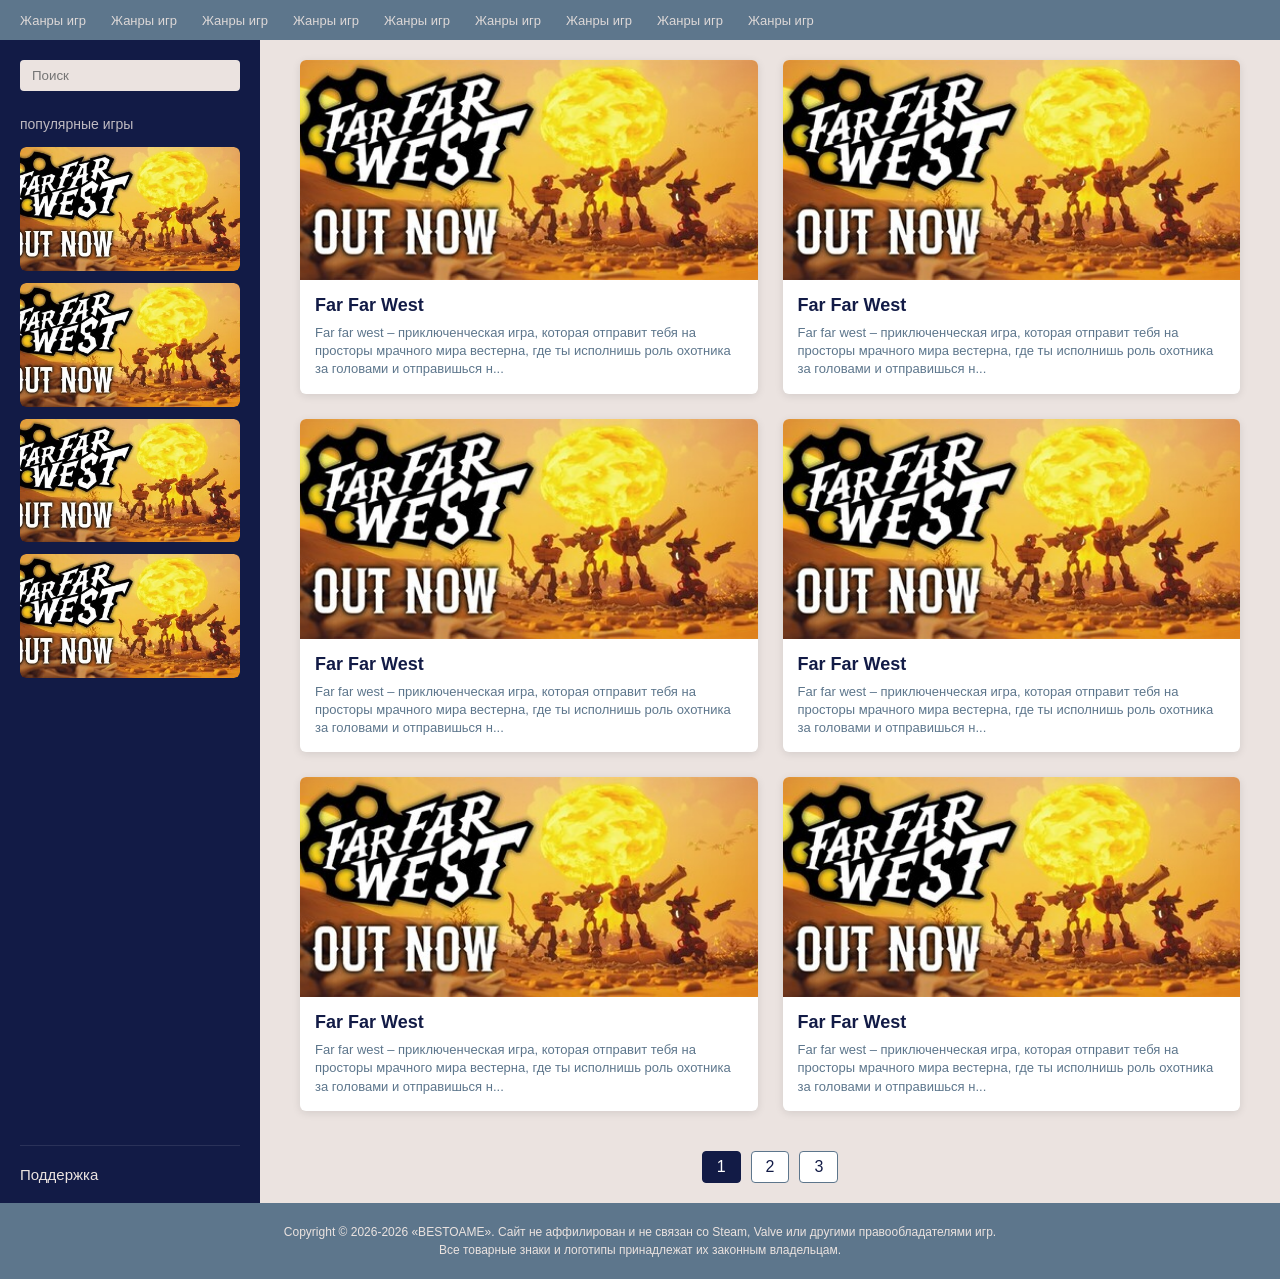
<file: index.html>
<!DOCTYPE html>
<html lang="ru">
<head>
    <meta charset="UTF-8">
    <meta name="viewport" content="width=device-width, initial-scale=1.0">
    <title>BESTOAME - Каталог</title>
    <link rel="stylesheet" href="style.css">
</head>
<body>
    <header class="header">
        <div class="genres-bar">
            <span>Жанры игр</span><span>Жанры игр</span><span>Жанры игр</span>
            <span>Жанры игр</span><span>Жанры игр</span><span>Жанры игр</span>
            <span>Жанры игр</span><span>Жанры игр</span><span>Жанры игр</span>
        </div>
    </header>

    <div class="layout">
        <aside class="sidebar">
            <div class="search-box">
                <input type="text" placeholder="Поиск" id="searchInput">
            </div>
            <div class="popular-title">популярные игры</div>
            <div class="popular-list" id="popularList"></div>
            <div class="support-btn" id="openSupportBtn">Поддержка</div>
        </aside>

        <main class="main-wrapper">
            <div class="catalog-grid" id="catalogGrid"></div>
            <div class="pagination" id="pagination">
                <div class="page-num active" data-page="1">1</div>
                <div class="page-num" data-page="2">2</div>
                <div class="page-num" data-page="3">3</div>
            </div>
        </main>
    </div>

    <footer class="footer">
        Copyright © 2026-2026 «BESTOAME». Сайт не аффилирован и не связан со Steam, Valve или другими правообладателями игр.<br>
        Все товарные знаки и логотипы принадлежат их законным владельцам.
    </footer>

    <!-- МОДАЛЬНОЕ ОКНО ПОДДЕРЖКИ -->
    <div id="supportModal">
        <div class="modal-box">
            <button class="modal-close-x" id="closeModalBtn">&times;</button>
            <h2 class="modal-heading">Задайте свой вопрос</h2>
            <form id="supportForm" novalidate>
                <input type="text" class="m-input" id="userName" placeholder="Ваше имя" required>
                <div class="error-msg" id="nameError">Пожалуйста, введите ваше имя</div>
                
                <input type="email" class="m-input" id="userEmail" placeholder="Ваша почта" required>
                <div class="error-msg" id="emailError">Пожалуйста, введите корректный email</div>
                
                <textarea class="m-input" id="userQuestion" placeholder="Ваш вопрос" required></textarea>
                <div class="error-msg" id="questionError">Пожалуйста, напишите ваш вопрос</div>

                <div class="check-row">
                    <input type="checkbox" class="round-check" id="agreeCheck">
                    <label for="agreeCheck" class="check-label-text">Я соглашаюсь на обработку персональных данных</label>
                </div>
                <div class="error-msg" id="agreeError">Необходимо согласие на обработку данных</div>

                <button type="submit" class="send-btn" id="submitBtn">Отправить</button>
            </form>
        </div>
    </div>

    <script src="script.js"></script>
</body>
</html>
</file>
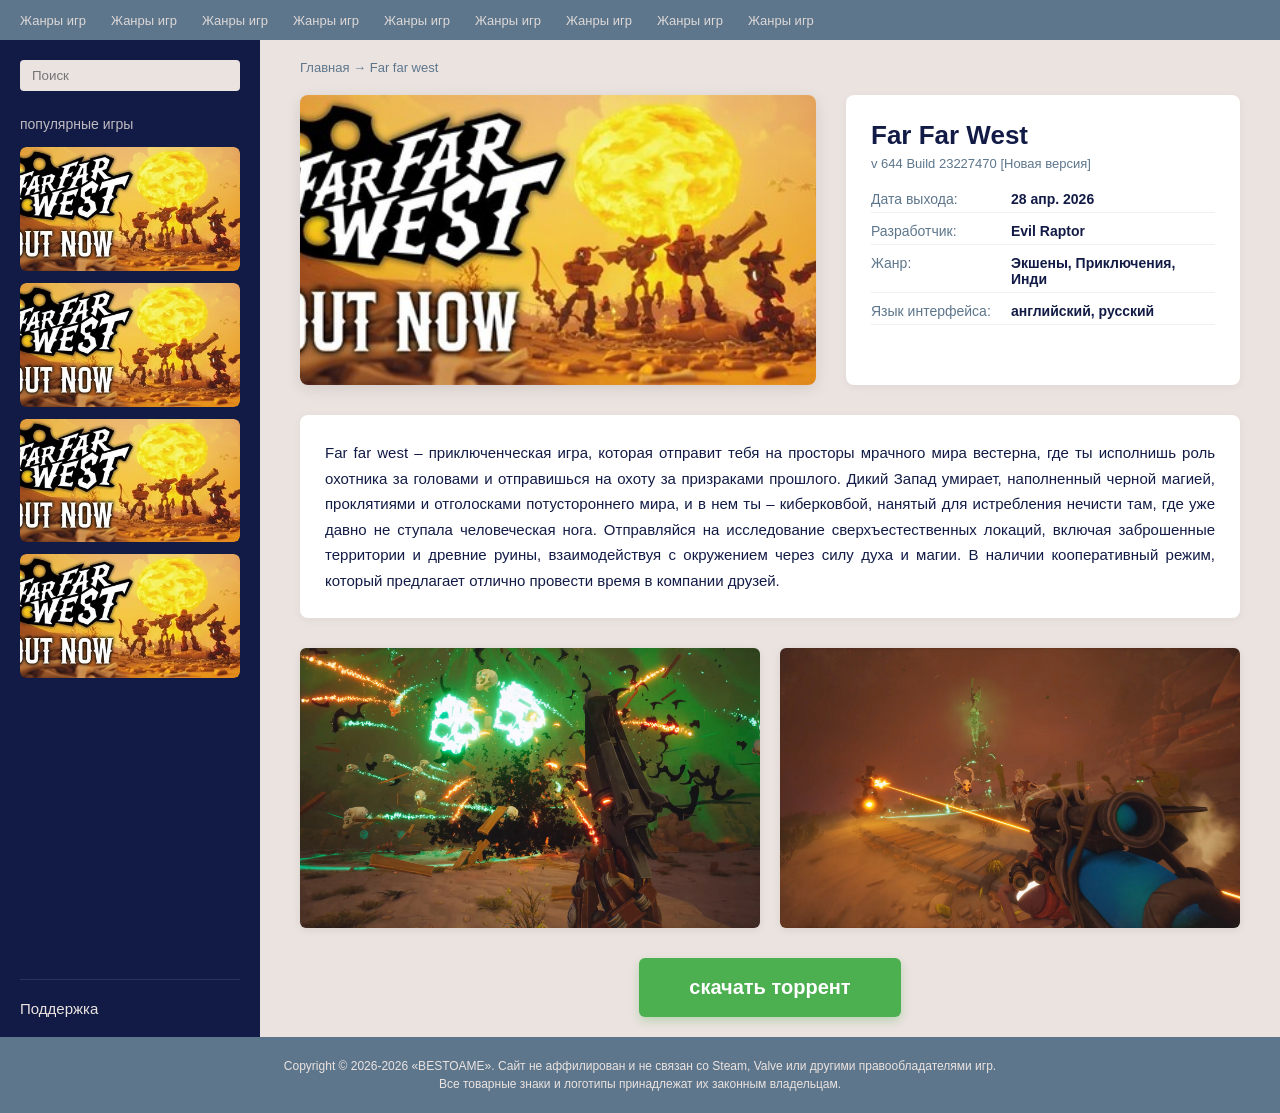
<file: game.html>
<!DOCTYPE html>
<html lang="ru">
<head>
    <meta charset="UTF-8">
    <meta name="viewport" content="width=device-width, initial-scale=1.0">
    <title>Far Far West - BESTOAME</title>
    <link rel="stylesheet" href="style.css">
</head>
<body>
    <header class="header">
        <div class="genres-bar">
            <span>Жанры игр</span><span>Жанры игр</span><span>Жанры игр</span>
            <span>Жанры игр</span><span>Жанры игр</span><span>Жанры игр</span>
            <span>Жанры игр</span><span>Жанры игр</span><span>Жанры игр</span>
        </div>
    </header>

    <div class="layout">
        <aside class="sidebar">
            <div class="search-box">
                <input type="text" placeholder="Поиск" id="searchInput">
            </div>
            <div class="popular-title">популярные игры</div>
            <div class="popular-list" id="popularList"></div>
            <div class="support-btn" id="openSupportBtn">Поддержка</div>
        </aside>

        <main class="main-wrapper">
            <div class="breadcrumbs">
                <a href="index.html">Главная</a> &rarr; Far far west
            </div>

            <div class="detail-container">
                <div class="detail-top-grid">
                    <div class="big-cover">
                        <!-- ПУТЬ ИЗМЕНЕН НА images/cover.jpg -->
                        <img src="images/cover.jpg" alt="Far Far West Cover">
                    </div>
                    <div class="info-block">
                        <h1 class="game-title-lg">Far Far West</h1>
                        <div class="game-version">v 644 Build 23227470 [Новая версия]</div>
                        <div class="info-row"><span class="info-label">Дата выхода:</span><span class="info-value">28 апр. 2026</span></div>
                        <div class="info-row"><span class="info-label">Разработчик:</span><span class="info-value">Evil Raptor</span></div>
                        <div class="info-row"><span class="info-label">Жанр:</span><span class="info-value">Экшены, Приключения, Инди</span></div>
                        <div class="info-row"><span class="info-label">Язык интерфейса:</span><span class="info-value">английский, русский</span></div>
                    </div>
                </div>

                <div class="full-desc-section">
                    <p class="full-desc-text">
                        Far far west – приключенческая игра, которая отправит тебя на просторы мрачного мира вестерна, где ты исполнишь роль охотника за головами и отправишься на охоту за призраками прошлого. Дикий Запад умирает, наполненный черной магией, проклятиями и отголосками потустороннего мира, и в нем ты – киберковбой, нанятый для истребления нечисти там, где уже давно не ступала человеческая нога. Отправляйся на исследование сверхъестественных локаций, включая заброшенные территории и древние руины, взаимодействуя с окружением через силу духа и магии. В наличии кооперативный режим, который предлагает отлично провести время в компании друзей.
                    </p>
                </div>

                <div class="screenshots-grid">
                    <!-- ПУТИ ИЗМЕНЕНЫ НА images/screen... -->
                    <div class="screen-img"><img src="images/screen1.jpg" alt="Скриншот 1"></div>
                    <div class="screen-img"><img src="images/screen2.jpg" alt="Скриншот 2"></div>
                </div>

                <div class="download-area">
                    <a href="far_far_west.torrent" download class="download-btn">скачать торрент</a>
                </div>
            </div>
        </main>
    </div>

    <footer class="footer">
        Copyright © 2026-2026 «BESTOAME». Сайт не аффилирован и не связан со Steam, Valve или другими правообладателями игр.<br>
        Все товарные знаки и логотипы принадлежат их законным владельцам.
    </footer>

    <!-- МОДАЛЬНОЕ ОКНО ПОДДЕРЖКИ -->
    <div id="supportModal">
        <div class="modal-box">
            <button class="modal-close-x" id="closeModalBtn">&times;</button>
            <h2 class="modal-heading">Задайте свой вопрос</h2>
            <form id="supportForm" novalidate>
                <input type="text" class="m-input" id="userName" placeholder="Ваше имя" required>
                <div class="error-msg" id="nameError">Пожалуйста, введите ваше имя</div>
                <input type="email" class="m-input" id="userEmail" placeholder="Ваша почта" required>
                <div class="error-msg" id="emailError">Пожалуйста, введите корректный email</div>
                <textarea class="m-input" id="userQuestion" placeholder="Ваш вопрос" required></textarea>
                <div class="error-msg" id="questionError">Пожалуйста, напишите ваш вопрос</div>
                <div class="check-row">
                    <input type="checkbox" class="round-check" id="agreeCheck">
                    <label for="agreeCheck" class="check-label-text">Я соглашаюсь на обработку персональных данных</label>
                </div>
                <div class="error-msg" id="agreeError">Необходимо согласие на обработку данных</div>
                <button type="submit" class="send-btn" id="submitBtn">Отправить</button>
            </form>
        </div>
    </div>

    <script src="script.js"></script>
</body>
</html>
</file>
<file: style.css>
/* style.css */
* { margin: 0; padding: 0; box-sizing: border-box; }

body {
    font-family: 'Segoe UI', Tahoma, Geneva, Verdana, sans-serif;
    /* Если скачали фон локально и положили в images, раскомментируйте строку ниже: */
    /* background: url('images/bg.jpg') no-repeat center center fixed; */
    background: url('https://images.unsplash.com/photo-1542751371-adc38448a05e?q=80&w=2070&auto=format&fit=crop') no-repeat center center fixed;
    background-size: cover;
    color: #121B46;
    min-height: 100vh;
    display: flex;
    flex-direction: column;
}

body::before {
    content: ""; position: fixed; top: 0; left: 0; right: 0; bottom: 0;
    background: rgba(18, 27, 70, 0.85); z-index: -1;
}

a { text-decoration: none; color: inherit; }
ul { list-style: none; }

/* HEADER */
.header {
    background-color: #5D768C; color: #fff; height: 40px;
    display: flex; align-items: center; padding: 0 20px;
    position: sticky; top: 0; z-index: 100;
}
.genres-bar { display: flex; gap: 25px; font-size: 13px; color: #EBE3E0; opacity: 0.9; }

/* LAYOUT */
.layout { display: flex; flex: 1; }

/* SIDEBAR */
.sidebar {
    width: 260px; 
    background-color: #121B46; 
    color: #fff;
    padding: 20px; 
    flex-shrink: 0; 
    display: flex; 
    flex-direction: column;
    min-height: calc(100vh - 40px);
}

.search-box input {
    width: 100%; 
    padding: 8px 12px; 
    border: none; 
    border-radius: 4px;
    margin-bottom: 25px; 
    background: #EBE3E0; 
    color: #121B46; 
    outline: none;
}

.popular-title { 
    font-size: 14px; 
    color: #EBE3E0; 
    margin-bottom: 15px; 
    text-transform: lowercase; 
    opacity: 0.8; 
}

.popular-list { 
    display: flex; 
    flex-direction: column; 
    gap: 12px; 
    margin-bottom: auto; 
}

/* Картинки в меню (прямоугольные 16:9) */
.popular-item { 
    display: block; 
    cursor: pointer; 
    transition: transform 0.2s, opacity 0.2s; 
    border-radius: 6px; 
    overflow: hidden;
    width: 100%;
}

.popular-item:hover { 
    transform: scale(1.02); 
    opacity: 0.9; 
}

.popular-thumb {
    width: 100% !important;
    aspect-ratio: 16 / 9 !important; 
    background-color: #d97706;
    border-radius: 6px;
    display: flex; 
    align-items: center; 
    justify-content: center;
    overflow: hidden;
    position: relative;
}

.popular-thumb img { 
    width: 100%; 
    height: 100%; 
    object-fit: cover; 
    display: block; 
}

.popular-name { 
    display: none; 
}

.support-btn {
    margin-top: 20px; 
    color: #EBE3E0; 
    font-size: 15px; 
    cursor: pointer;
    padding-top: 20px; 
    border-top: 1px solid rgba(255,255,255,0.1);
}

/* MAIN CONTENT */
.main-wrapper {
    flex-grow: 1; 
    background-color: #EBE3E0; 
    padding: 20px 40px;
    min-height: calc(100vh - 40px); 
    display: flex; 
    flex-direction: column;
}

/* CATALOG */
.catalog-grid { 
    display: grid; 
    grid-template-columns: repeat(2, 1fr); 
    gap: 25px; 
    width: 100%; 
}

.game-card {
    background: #fff; 
    border-radius: 6px; 
    overflow: hidden;
    box-shadow: 0 2px 8px rgba(0,0,0,0.1); 
    cursor: pointer; 
    transition: transform 0.2s;
}

.game-card:hover { transform: translateY(-3px); }

.card-img {
    width: 100%; 
    height: 220px; 
    background-color: #d97706;
    display: flex; 
    align-items: center; 
    justify-content: center;
    color: #fff; 
    font-size: 24px; 
    font-weight: bold; 
    text-transform: uppercase;
    overflow: hidden;
}

.card-img img { width: 100%; height: 100%; object-fit: cover; }

.card-body { padding: 15px; }

.card-title { 
    font-size: 18px; 
    font-weight: bold; 
    margin-bottom: 8px; 
    color: #121B46; 
}

.card-desc { 
    font-size: 13px; 
    color: #5D768C; 
    line-height: 1.4;
    display: -webkit-box; 
    -webkit-line-clamp: 3; 
    -webkit-box-orient: vertical; 
    overflow: hidden; 
}

.pagination { 
    margin-top: 40px; 
    display: flex; 
    justify-content: center; 
    gap: 10px; 
}

.page-num {
    padding: 6px 14px; 
    border: 1px solid #5D768C; 
    border-radius: 4px;
    cursor: pointer; 
    color: #121B46; 
    background: #fff;
}

.page-num.active { 
    background: #121B46; 
    color: #fff; 
    border-color: #121B46; 
}

/* GAME DETAIL */
.breadcrumbs { 
    font-size: 13px; 
    color: #5D768C; 
    margin-bottom: 20px; 
}

.detail-container { 
    max-width: 1000px; 
    margin: 0 auto; 
    width: 100%; 
}

.detail-top-grid { 
    display: flex; 
    gap: 30px; 
    margin-bottom: 30px; 
    align-items: stretch; 
}

.big-cover {
    flex: 1.5; 
    background-color: transparent;
    border-radius: 8px;
    overflow: hidden; 
    box-shadow: 0 4px 15px rgba(0,0,0,0.1);
    position: relative;
    aspect-ratio: 16 / 9; 
    display: flex;
    align-items: center;
    justify-content: center;
}

.big-cover img { 
    width: 100%; 
    height: 100%; 
    object-fit: cover; 
    display: block; 
}

.big-cover:not(:has(img)) { 
    background-color: #d97706; 
    color: #fff; 
    font-size: 40px; 
    font-weight: bold; 
    text-align: center; 
    line-height: 1.2; 
}

.info-block { 
    flex: 1; 
    background: #fff; 
    padding: 25px; 
    border-radius: 8px; 
    box-shadow: 0 2px 10px rgba(0,0,0,0.05); 
    height: auto; 
    display: flex;
    flex-direction: column;
}

.game-title-lg { 
    font-size: 26px; 
    font-weight: bold; 
    margin-bottom: 5px; 
    color: #121B46; 
}

.game-version { 
    font-size: 13px; 
    color: #5D768C; 
    margin-bottom: 20px; 
    font-weight: 500; 
}

.info-row { 
    display: flex; 
    margin-bottom: 10px; 
    font-size: 14px; 
    border-bottom: 1px solid #f0f0f0; 
    padding-bottom: 5px; 
    align-items: baseline;
}

.info-label { 
    width: 140px; 
    color: #5D768C; 
    flex-shrink: 0; 
}

.info-value { 
    font-weight: 600; 
    color: #121B46; 
}

.full-desc-section { 
    background: #fff; 
    padding: 25px; 
    border-radius: 8px; 
    margin-bottom: 30px; 
    box-shadow: 0 2px 10px rgba(0,0,0,0.05); 
}

.full-desc-text { 
    font-size: 15px; 
    line-height: 1.7; 
    color: #121B46; 
    text-align: justify; 
}

.screenshots-grid { 
    display: grid; 
    grid-template-columns: repeat(2, 1fr); 
    gap: 20px; 
    margin-bottom: 30px; 
}

.screen-img { 
    width: 100%; 
    height: 280px; 
    background-color: transparent; 
    border-radius: 6px; 
    overflow: hidden; 
    box-shadow: 0 2px 8px rgba(0,0,0,0.08); 
}

.screen-img img { 
    width: 100%; 
    height: 100%; 
    object-fit: cover; 
    display: block; 
}

.screen-img:not(:has(img)) { 
    background-color: #333; 
}

.download-area { 
    text-align: center; 
    margin-top: 10px; 
}

.download-btn {
    display: inline-block; 
    background-color: #4CAF50; 
    color: #fff;
    padding: 18px 50px; 
    border-radius: 6px; 
    font-size: 20px; 
    font-weight: bold;
    text-transform: lowercase; 
    box-shadow: 0 4px 10px rgba(76, 175, 80, 0.3); 
    transition: background 0.2s;
}

.download-btn:hover { 
    background-color: #43A047; 
}

/* FOOTER */
.footer {
    background-color: #5D768C; 
    color: #EBE3E0; 
    text-align: center;
    padding: 20px; 
    font-size: 12px; 
    line-height: 1.5; 
    margin-top: auto;
}

/* ============================================ */
/* === МОДАЛЬНОЕ ОКНО ПОДДЕРЖКИ             === */
/* ============================================ */

#supportModal {
    position: fixed !important; 
    top: 0 !important; 
    left: 0 !important; 
    width: 100% !important; 
    height: 100% !important;
    background: rgba(0, 0, 0, 0.6) !important; 
    z-index: 99999 !important;
    display: none !important; 
    align-items: center !important; 
    justify-content: center !important;
}

#supportModal.show { 
    display: flex !important; 
}

#supportModal .modal-box {
    background: #ffffff !important; 
    width: 350px !important; 
    padding: 30px 25px !important;
    border-radius: 12px !important; 
    position: relative !important; 
    box-shadow: 0 10px 40px rgba(0,0,0,0.3) !important;
}

#supportModal .modal-close-x {
    position: absolute !important; 
    top: 12px !important; 
    right: 12px !important;
    width: 28px !important; 
    height: 28px !important; 
    border: 1px solid #bbb !important;
    border-radius: 50% !important; 
    background: transparent !important; 
    cursor: pointer !important;
    font-size: 16px !important; 
    color: #555 !important; 
    display: flex !important; 
    align-items: center !important; 
    justify-content: center !important;
    line-height: 1 !important; 
    padding: 0 !important;
}

#supportModal .modal-close-x:hover { 
    background: #eee !important; 
}

#supportModal h2.modal-heading {
    font-size: 22px !important; 
    font-weight: 700 !important; 
    color: #1a1a2e !important;
    text-align: center !important; 
    margin-bottom: 20px !important; 
    margin-top: 5px !important;
}

#supportModal .m-input {
    width: 100% !important; 
    padding: 14px 16px !important; 
    margin-bottom: 5px !important;
    border: none !important; 
    background: #dcdcdc !important; 
    border-radius: 10px !important;
    font-size: 14px !important; 
    color: #333 !important; 
    outline: none !important; 
    font-family: inherit !important;
}

#supportModal .m-input::placeholder { 
    color: #999 !important; 
}

#supportModal textarea.m-input { 
    height: 130px !important; 
    resize: none !important; 
}

.error-msg {
    color: #d32f2f !important; 
    font-size: 11px !important; 
    margin-bottom: 10px !important;
    padding-left: 5px !important; 
    display: none !important; 
    min-height: 15px !important;
}

.error-msg.visible { 
    display: block !important; 
}

#supportModal .check-row { 
    display: flex !important; 
    align-items: center !important; 
    gap: 10px !important; 
    margin-bottom: 5px !important; 
    margin-top: 5px !important; 
}

#supportModal input[type="checkbox"].round-check {
    -webkit-appearance: none !important; 
    -moz-appearance: none !important; 
    appearance: none !important;
    width: 20px !important; 
    height: 20px !important; 
    min-width: 20px !important; 
    min-height: 20px !important;
    border: 2px solid #bbb !important; 
    border-radius: 50% !important; 
    background: #fff !important;
    cursor: pointer !important; 
    position: relative !important; 
    margin: 0 !important; 
    padding: 0 !important; 
    flex-shrink: 0 !important;
}

#supportModal input[type="checkbox"].round-check:checked { 
    background: #121B46 !important; 
    border-color: #121B46 !important; 
}

#supportModal input[type="checkbox"].round-check:checked::after {
    content: '' !important; 
    position: absolute !important; 
    left: 5.5px !important; 
    top: 2px !important;
    width: 5px !important; 
    height: 10px !important; 
    border: solid #fff !important;
    border-width: 0 2.5px 2.5px 0 !important; 
    transform: rotate(45deg) !important;
}

#supportModal .check-label-text { 
    font-size: 12px !important; 
    color: #777 !important; 
    line-height: 1.4 !important; 
    cursor: pointer !important; 
}

#supportModal button.send-btn {
    width: 100% !important; 
    padding: 14px !important; 
    background: #cccccc !important;
    border: none !important; 
    border-radius: 25px !important; 
    font-size: 16px !important;
    color: #888 !important; 
    cursor: not-allowed !important; 
    font-family: inherit !important; 
    transition: all 0.3s !important; 
    margin-top: 10px !important;
}

#supportModal button.send-btn.enabled { 
    background: #121B46 !important; 
    color: #ffffff !important; 
    cursor: pointer !important; 
}

#supportModal button.send-btn.enabled:hover { 
    background: #0e1535 !important; 
}
</file>
